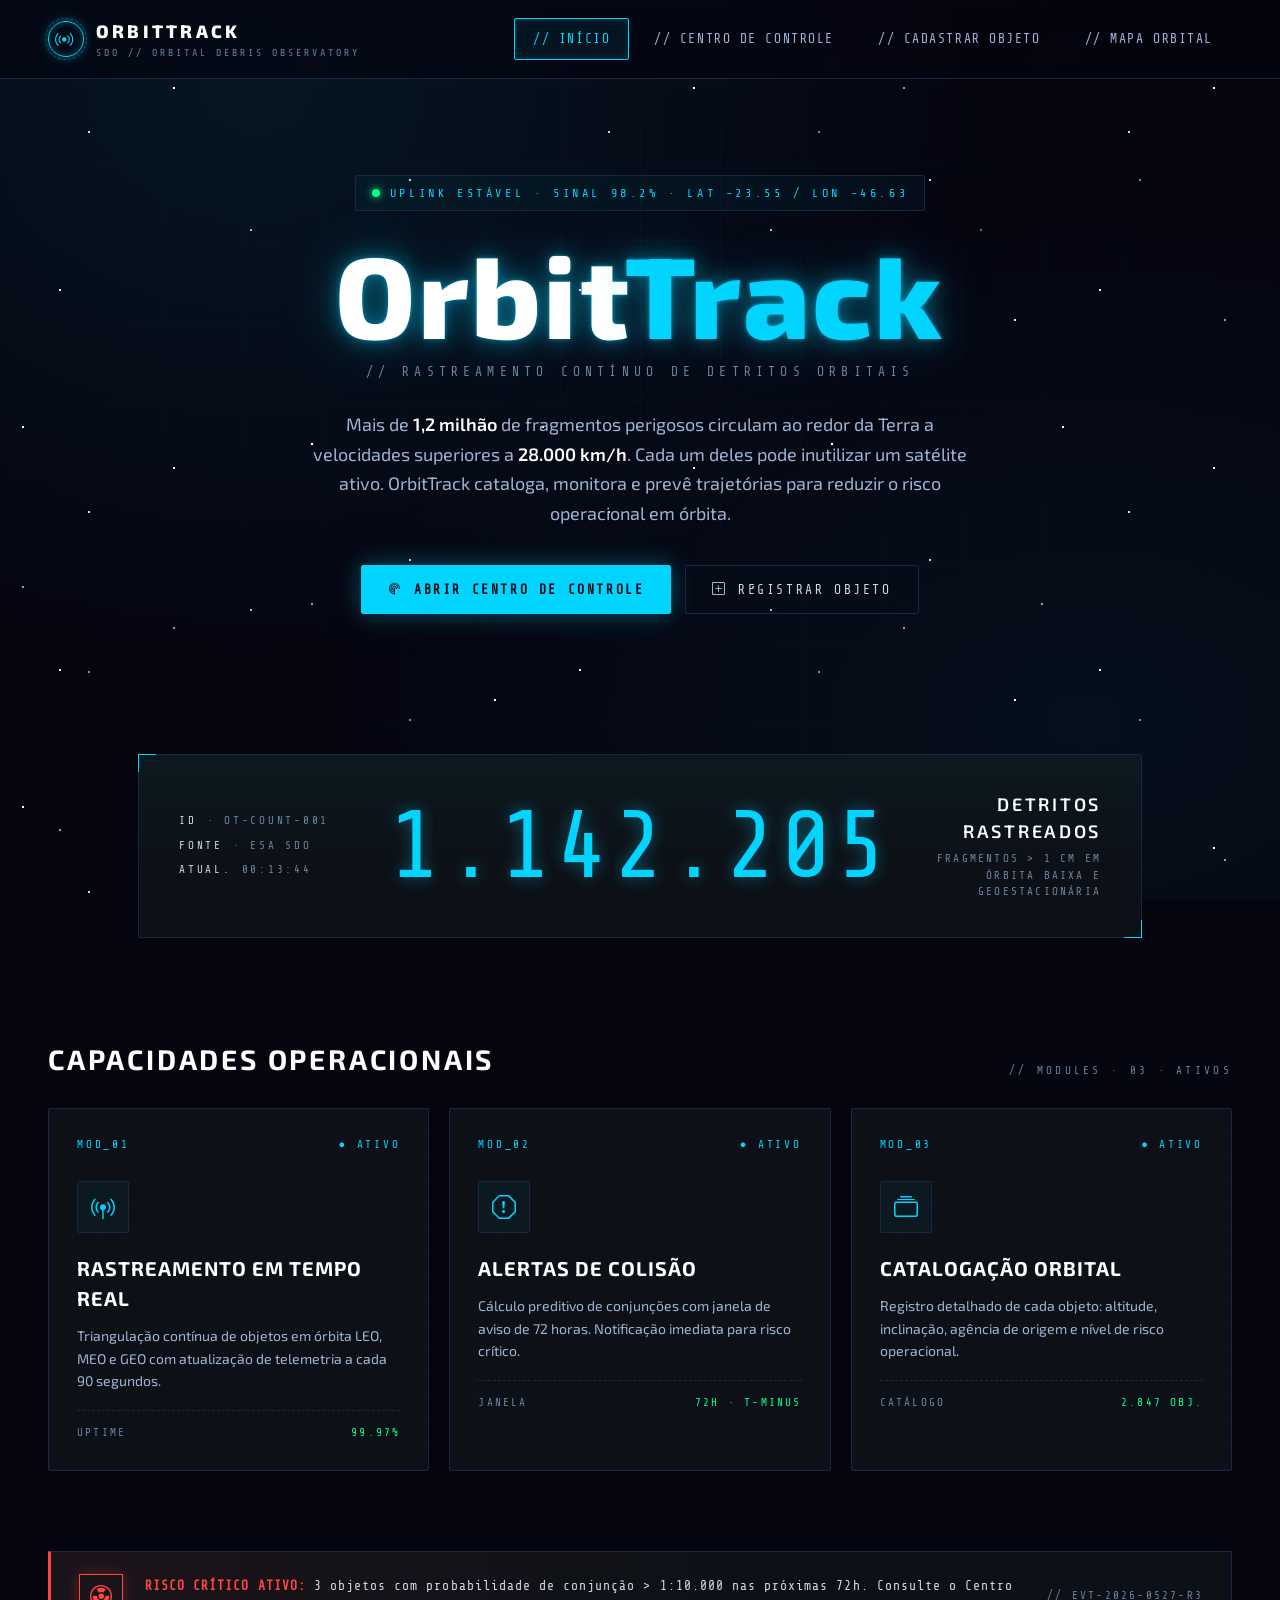
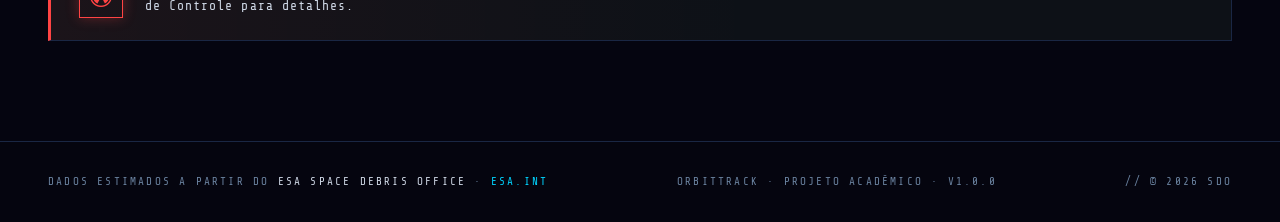
<file: index.html>
<!DOCTYPE html>
<html lang="pt-BR">
<head>
<meta charset="UTF-8" />
<meta name="viewport" content="width=device-width, initial-scale=1.0" />
<title>OrbitTrack — Rastreamento de Detritos Espaciais</title>
<link rel="preconnect" href="https://fonts.googleapis.com" />
<link rel="preconnect" href="https://fonts.gstatic.com" crossorigin />
<link href="https://fonts.googleapis.com/css2?family=Exo+2:wght@300;400;600;700;800&family=Share+Tech+Mono&display=swap" rel="stylesheet" />
<link rel="stylesheet" href="https://cdn.jsdelivr.net/npm/bootstrap-icons@1.11.3/font/bootstrap-icons.min.css" />
<style>
  /* =========================================================
     OrbitTrack — Landing
     Paleta:
       bg base   #050510
       cards     #0d1117
       bordas    #1a2744
       primary   #00d4ff (azul neon)
       alerta    #ff4444
       sucesso   #00ff88
     ========================================================= */
  *, *::before, *::after { box-sizing: border-box; }
  html, body { margin: 0; padding: 0; }
  body {
    font-family: 'Exo 2', system-ui, sans-serif;
    background: #050510;
    color: #cfd8e6;
    min-height: 100vh;
    overflow-x: hidden;
    line-height: 1.5;
  }

  /* ---------- Camada de estrelas ---------- */
  .starfield {
    position: fixed; inset: 0;
    z-index: 0; pointer-events: none;
    background:
      radial-gradient(ellipse at 20% 10%, rgba(0,212,255,0.08), transparent 50%),
      radial-gradient(ellipse at 85% 80%, rgba(0,212,255,0.05), transparent 50%),
      #050510;
  }
  .starfield::before,
  .starfield::after {
    content: "";
    position: absolute; inset: 0;
    background-repeat: repeat;
    background-image:
      radial-gradient(1px 1px at 23px 47px, #ffffff 100%, transparent),
      radial-gradient(1px 1px at 89px 132px, #cfd8e6 100%, transparent),
      radial-gradient(1.5px 1.5px at 174px 88px, #ffffff 100%, transparent),
      radial-gradient(1px 1px at 251px 230px, #9fb4d4 100%, transparent),
      radial-gradient(1px 1px at 312px 64px, #ffffff 100%, transparent),
      radial-gradient(1.5px 1.5px at 60px 290px, #ffffff 100%, transparent),
      radial-gradient(1px 1px at 410px 180px, #cfd8e6 100%, transparent),
      radial-gradient(1px 1px at 495px 320px, #ffffff 100%, transparent);
    background-size: 520px 380px;
    animation: twinkle 4s ease-in-out infinite;
  }
  .starfield::after {
    background-size: 730px 540px;
    opacity: 0.6;
    animation-delay: 1.6s;
    animation-duration: 6s;
    transform: translateY(0);
  }
  @keyframes twinkle {
    0%, 100% { opacity: 0.35; }
    50%      { opacity: 1; }
  }

  /* Grade muito sutil sobre o céu */
  .gridlines {
    position: fixed; inset: 0;
    z-index: 0; pointer-events: none;
    background-image:
      linear-gradient(rgba(26,39,68,0.18) 1px, transparent 1px),
      linear-gradient(90deg, rgba(26,39,68,0.18) 1px, transparent 1px);
    background-size: 80px 80px;
    mask-image: radial-gradient(ellipse at 50% 30%, #000 0%, transparent 75%);
  }

  /* ---------- Navbar ---------- */
  .nav {
    position: relative; z-index: 5;
    display: flex; align-items: center; justify-content: space-between;
    padding: 18px 48px;
    border-bottom: 1px solid #1a2744;
    background: rgba(5,5,16,0.65);
    backdrop-filter: blur(8px);
  }
  .logo {
    display: flex; align-items: center; gap: 12px;
    font-family: 'Exo 2', sans-serif;
    font-weight: 800; letter-spacing: 0.18em;
    text-transform: uppercase;
    font-size: 18px;
    color: #ffffff;
  }
  .logo .mark {
    width: 36px; height: 36px;
    border: 1px solid #00d4ff;
    border-radius: 50%;
    display: grid; place-items: center;
    color: #00d4ff;
    box-shadow: 0 0 12px rgba(0,212,255,0.4), inset 0 0 8px rgba(0,212,255,0.25);
    position: relative;
  }
  .logo .mark::after {
    content: "";
    position: absolute; inset: -4px;
    border: 1px dashed rgba(0,212,255,0.35);
    border-radius: 50%;
    animation: spin 18s linear infinite;
  }
  @keyframes spin { to { transform: rotate(360deg); } }
  .logo small {
    display: block;
    font-family: 'Share Tech Mono', monospace;
    font-size: 10px;
    letter-spacing: 0.3em;
    color: #6a829f;
    font-weight: 400;
  }
  .nav-links {
    display: flex; gap: 6px;
    font-family: 'Share Tech Mono', monospace;
    font-size: 13px;
    letter-spacing: 0.12em;
    text-transform: uppercase;
  }
  .nav-links a {
    color: #9fb4d4;
    text-decoration: none;
    padding: 10px 18px;
    border: 1px solid transparent;
    border-radius: 2px;
    transition: 160ms;
  }
  .nav-links a:hover {
    color: #00d4ff;
    border-color: #1a2744;
    background: rgba(0,212,255,0.04);
  }
  .nav-links a.active {
    color: #00d4ff;
    border-color: #00d4ff;
    background: rgba(0,212,255,0.06);
    box-shadow: inset 0 0 8px rgba(0,212,255,0.15);
  }

  /* ---------- Hero ---------- */
  .hero {
    position: relative; z-index: 2;
    padding: 96px 48px 60px;
    text-align: center;
    max-width: 1280px;
    margin: 0 auto;
  }
  .hero .uplink {
    display: inline-flex; align-items: center; gap: 10px;
    font-family: 'Share Tech Mono', monospace;
    font-size: 12px;
    letter-spacing: 0.3em;
    text-transform: uppercase;
    color: #00d4ff;
    border: 1px solid #1a2744;
    background: rgba(0,212,255,0.04);
    padding: 8px 16px;
    border-radius: 2px;
    margin-bottom: 28px;
  }
  .pulse {
    width: 8px; height: 8px; border-radius: 50%;
    background: #00ff88;
    box-shadow: 0 0 8px #00ff88;
    animation: pulse 1.4s ease-in-out infinite;
  }
  @keyframes pulse {
    0%, 100% { opacity: 1;   transform: scale(1); }
    50%      { opacity: 0.35; transform: scale(0.6); }
  }

  .hero h1 {
    font-family: 'Exo 2', sans-serif;
    font-size: clamp(48px, 9vw, 128px);
    font-weight: 800;
    letter-spacing: 0.02em;
    margin: 0;
    line-height: 0.95;
    color: #ffffff;
    text-shadow:
      0 0 4px rgba(0,212,255,0.5),
      0 0 22px rgba(0,212,255,0.45),
      0 0 60px rgba(0,212,255,0.25);
  }
  .hero h1 .accent {
    color: #00d4ff;
  }
  .hero .tagline {
    font-family: 'Share Tech Mono', monospace;
    font-size: 13px;
    color: #6a829f;
    letter-spacing: 0.4em;
    text-transform: uppercase;
    margin: 14px 0 28px;
  }
  .hero p.lead {
    max-width: 680px;
    margin: 0 auto;
    font-size: 18px;
    color: #9fb4d4;
    line-height: 1.65;
  }
  .hero p.lead strong { color: #ffffff; font-weight: 600; }

  .cta {
    margin-top: 36px;
    display: flex; gap: 14px; justify-content: center; flex-wrap: wrap;
  }
  .btn {
    font-family: 'Share Tech Mono', monospace;
    font-size: 13px;
    letter-spacing: 0.2em;
    text-transform: uppercase;
    padding: 14px 26px;
    border-radius: 2px;
    cursor: pointer;
    text-decoration: none;
    transition: 160ms;
    display: inline-flex; align-items: center; gap: 10px;
  }
  .btn-primary {
    background: #00d4ff;
    color: #050510;
    border: 1px solid #00d4ff;
    font-weight: 700;
    box-shadow: 0 0 24px rgba(0,212,255,0.35);
  }
  .btn-primary:hover {
    background: #5be4ff;
    box-shadow: 0 0 36px rgba(0,212,255,0.6);
  }
  .btn-ghost {
    background: transparent;
    color: #cfd8e6;
    border: 1px solid #1a2744;
  }
  .btn-ghost:hover {
    border-color: #00d4ff;
    color: #00d4ff;
  }

  /* ---------- Contador ---------- */
  .counter {
    position: relative; z-index: 2;
    max-width: 1100px;
    margin: 80px auto 0;
    padding: 0 48px;
  }
  .counter-frame {
    border: 1px solid #1a2744;
    background:
      linear-gradient(180deg, rgba(0,212,255,0.04), rgba(13,17,23,0.6) 60%),
      #0d1117;
    padding: 36px 40px;
    border-radius: 2px;
    position: relative;
    display: grid;
    grid-template-columns: 1fr auto 1fr;
    gap: 32px;
    align-items: center;
  }
  .counter-frame::before,
  .counter-frame::after {
    content: "";
    position: absolute;
    width: 18px; height: 18px;
    border: 1px solid #00d4ff;
  }
  .counter-frame::before { top: -1px; left: -1px; border-right: 0; border-bottom: 0; }
  .counter-frame::after  { bottom: -1px; right: -1px; border-left: 0; border-top: 0; }

  .counter-meta {
    font-family: 'Share Tech Mono', monospace;
    font-size: 11px;
    color: #6a829f;
    letter-spacing: 0.25em;
    text-transform: uppercase;
  }
  .counter-meta .row { display: flex; gap: 10px; align-items: center; margin-bottom: 8px; }
  .counter-meta .row:last-child { margin-bottom: 0; }
  .counter-meta b { color: #cfd8e6; font-weight: 400; }
  .counter-value {
    font-family: 'Share Tech Mono', monospace;
    font-size: clamp(48px, 8vw, 96px);
    font-weight: 400;
    color: #00d4ff;
    text-shadow: 0 0 16px rgba(0,212,255,0.4);
    text-align: center;
    line-height: 1;
    letter-spacing: 0.04em;
  }
  .counter-label {
    text-align: right;
  }
  .counter-label .big {
    font-family: 'Exo 2', sans-serif;
    font-size: 18px;
    color: #ffffff;
    font-weight: 600;
    text-transform: uppercase;
    letter-spacing: 0.15em;
  }
  .counter-label .small {
    font-family: 'Share Tech Mono', monospace;
    font-size: 11px;
    color: #6a829f;
    letter-spacing: 0.2em;
    text-transform: uppercase;
    margin-top: 6px;
  }

  /* ---------- Cards ---------- */
  .features {
    position: relative; z-index: 2;
    max-width: 1280px;
    margin: 100px auto 0;
    padding: 0 48px;
  }
  .section-header {
    display: flex; align-items: flex-end; justify-content: space-between;
    margin-bottom: 28px;
    gap: 20px; flex-wrap: wrap;
  }
  .section-header h2 {
    font-family: 'Exo 2', sans-serif;
    font-size: 28px;
    font-weight: 700;
    color: #ffffff;
    text-transform: uppercase;
    letter-spacing: 0.1em;
    margin: 0;
  }
  .section-header .tag {
    font-family: 'Share Tech Mono', monospace;
    font-size: 11px;
    letter-spacing: 0.3em;
    color: #6a829f;
    text-transform: uppercase;
  }
  .feature-grid {
    display: grid;
    grid-template-columns: repeat(3, 1fr);
    gap: 20px;
  }
  .card {
    background:
      linear-gradient(rgba(26,39,68,0.12) 1px, transparent 1px),
      linear-gradient(90deg, rgba(26,39,68,0.12) 1px, transparent 1px),
      #0d1117;
    background-size: 24px 24px, 24px 24px, auto;
    border: 1px solid #1a2744;
    padding: 28px;
    border-radius: 2px;
    position: relative;
    transition: 200ms;
  }
  .card:hover {
    border-color: #00d4ff;
    box-shadow:
      0 0 0 1px rgba(0,212,255,0.4),
      0 0 28px rgba(0,212,255,0.25);
    transform: translateY(-2px);
  }
  .card .index {
    font-family: 'Share Tech Mono', monospace;
    font-size: 11px;
    color: #00d4ff;
    letter-spacing: 0.25em;
    margin-bottom: 28px;
    display: flex; justify-content: space-between;
  }
  .card .icon {
    width: 52px; height: 52px;
    display: grid; place-items: center;
    border: 1px solid #1a2744;
    background: rgba(0,212,255,0.04);
    color: #00d4ff;
    font-size: 24px;
    border-radius: 2px;
    margin-bottom: 20px;
  }
  .card h3 {
    font-family: 'Exo 2', sans-serif;
    font-size: 20px;
    margin: 0 0 12px;
    color: #ffffff;
    text-transform: uppercase;
    letter-spacing: 0.05em;
  }
  .card p {
    font-size: 14px;
    color: #9fb4d4;
    margin: 0 0 18px;
    line-height: 1.6;
  }
  .card .stat {
    display: flex; justify-content: space-between;
    border-top: 1px dashed #1a2744;
    padding-top: 14px;
    font-family: 'Share Tech Mono', monospace;
    font-size: 11px;
    text-transform: uppercase;
    letter-spacing: 0.2em;
  }
  .card .stat span:first-child { color: #6a829f; }
  .card .stat span:last-child  { color: #00ff88; }

  /* ---------- Faixa de alerta ---------- */
  .alert-strip {
    position: relative; z-index: 2;
    max-width: 1280px;
    margin: 80px auto 0;
    padding: 0 48px;
  }
  .alert-strip .inner {
    border: 1px solid #1a2744;
    border-left: 3px solid #ff4444;
    background: linear-gradient(90deg, rgba(255,68,68,0.06), transparent 60%), #0d1117;
    padding: 22px 28px;
    display: grid;
    grid-template-columns: auto 1fr auto;
    gap: 22px;
    align-items: center;
  }
  .alert-strip .icon {
    width: 44px; height: 44px;
    color: #ff4444;
    font-size: 22px;
    border: 1px solid #ff4444;
    display: grid; place-items: center;
    box-shadow: 0 0 12px rgba(255,68,68,0.3);
  }
  .alert-strip .text {
    font-family: 'Share Tech Mono', monospace;
    font-size: 13px;
    color: #cfd8e6;
    letter-spacing: 0.08em;
  }
  .alert-strip .text b { color: #ff4444; }
  .alert-strip .code {
    font-family: 'Share Tech Mono', monospace;
    font-size: 11px;
    color: #6a829f;
    letter-spacing: 0.2em;
  }

  /* ---------- Footer ---------- */
  footer {
    position: relative; z-index: 2;
    margin-top: 100px;
    border-top: 1px solid #1a2744;
    padding: 32px 48px;
    display: flex; justify-content: space-between; gap: 20px;
    flex-wrap: wrap;
    font-family: 'Share Tech Mono', monospace;
    font-size: 11px;
    letter-spacing: 0.2em;
    text-transform: uppercase;
    color: #6a829f;
    background: rgba(5,5,16,0.6);
  }
  footer a { color: #00d4ff; text-decoration: none; }
  footer a:hover { text-decoration: underline; }
  footer .ref b { color: #cfd8e6; font-weight: 400; }

  /* ---------- Responsivo ---------- */
  @media (max-width: 900px) {
    .nav { padding: 14px 20px; }
    .hero { padding: 60px 20px 40px; }
    .counter, .features, .alert-strip { padding: 0 20px; }
    .counter-frame { grid-template-columns: 1fr; text-align: center; gap: 18px; padding: 24px; }
    .counter-label { text-align: center; }
    .feature-grid { grid-template-columns: 1fr; }
    .nav-links { display: none; }
    .alert-strip .inner { grid-template-columns: auto 1fr; }
    .alert-strip .code { display: none; }
    footer { padding: 24px 20px; flex-direction: column; }
    .section-header h2 { font-size: 22px; }
  }
</style>
</head>
<body>
<div class="starfield"></div>
<div class="gridlines"></div>

<!-- =================== NAV =================== -->
<nav class="nav" data-screen-label="landing-nav">
  <div class="logo">
    <div class="mark"><i class="bi bi-broadcast"></i></div>
    <div>
      OrbitTrack
      <small>SDO // ORBITAL DEBRIS OBSERVATORY</small>
    </div>
  </div>
  <div class="nav-links">
    <a href="index.html" class="active">// Início</a>
    <a href="dashboard.html">// Centro de Controle</a>
    <a href="cadastro.html">// Cadastrar Objeto</a>
    <a href="orbita.html">// Mapa Orbital</a>
  </div>
</nav>

<!-- =================== HERO =================== -->
<section class="hero" data-screen-label="hero">
  <div class="uplink">
    <span class="pulse"></span>
    UPLINK ESTÁVEL · SINAL 98.2% · LAT -23.55 / LON -46.63
  </div>
  <h1>Orbit<span class="accent">Track</span></h1>
  <div class="tagline">// Rastreamento contínuo de detritos orbitais</div>
  <p class="lead">
    Mais de <strong>1,2 milhão</strong> de fragmentos perigosos
    circulam ao redor da Terra a velocidades superiores a
    <strong>28.000 km/h</strong>. Cada um deles pode inutilizar
    um satélite ativo. OrbitTrack cataloga, monitora e prevê
    trajetórias para reduzir o risco operacional em órbita.
  </p>
  <div class="cta">
    <a href="dashboard.html" class="btn btn-primary">
      <i class="bi bi-radar"></i> Abrir Centro de Controle
    </a>
    <a href="cadastro.html" class="btn btn-ghost">
      <i class="bi bi-plus-square"></i> Registrar Objeto
    </a>
  </div>
</section>

<!-- =================== CONTADOR =================== -->
<section class="counter" data-screen-label="counter">
  <div class="counter-frame">
    <div class="counter-meta">
      <div class="row"><b>ID</b> · OT-COUNT-001</div>
      <div class="row"><b>FONTE</b> · ESA SDO</div>
      <div class="row"><b>ATUAL.</b> <span id="updatedAt">--:--:--</span></div>
    </div>
    <div class="counter-value" id="counterValue">0</div>
    <div class="counter-label">
      <div class="big">Detritos Rastreados</div>
      <div class="small">Fragmentos > 1 cm em órbita baixa e geoestacionária</div>
    </div>
  </div>
</section>

<!-- =================== FEATURES =================== -->
<section class="features" data-screen-label="features">
  <div class="section-header">
    <h2>Capacidades operacionais</h2>
    <div class="tag">// MODULES · 03 · ATIVOS</div>
  </div>
  <div class="feature-grid">

    <article class="card">
      <div class="index"><span>MOD_01</span><span>● ATIVO</span></div>
      <div class="icon"><i class="bi bi-broadcast-pin"></i></div>
      <h3>Rastreamento em tempo real</h3>
      <p>
        Triangulação contínua de objetos em órbita LEO, MEO e GEO
        com atualização de telemetria a cada 90 segundos.
      </p>
      <div class="stat"><span>UPTIME</span><span>99.97%</span></div>
    </article>

    <article class="card">
      <div class="index"><span>MOD_02</span><span>● ATIVO</span></div>
      <div class="icon"><i class="bi bi-exclamation-octagon"></i></div>
      <h3>Alertas de colisão</h3>
      <p>
        Cálculo preditivo de conjunções com janela de aviso de
        72 horas. Notificação imediata para risco crítico.
      </p>
      <div class="stat"><span>JANELA</span><span>72H · T-MINUS</span></div>
    </article>

    <article class="card">
      <div class="index"><span>MOD_03</span><span>● ATIVO</span></div>
      <div class="icon"><i class="bi bi-collection"></i></div>
      <h3>Catalogação orbital</h3>
      <p>
        Registro detalhado de cada objeto: altitude, inclinação,
        agência de origem e nível de risco operacional.
      </p>
      <div class="stat"><span>CATÁLOGO</span><span>2.847 OBJ.</span></div>
    </article>

  </div>
</section>

<!-- =================== ALERTA =================== -->
<section class="alert-strip">
  <div class="inner">
    <div class="icon"><i class="bi bi-radioactive"></i></div>
    <div class="text">
      <b>RISCO CRÍTICO ATIVO:</b> 3 objetos com probabilidade de
      conjunção > 1:10.000 nas próximas 72h. Consulte o Centro
      de Controle para detalhes.
    </div>
    <div class="code">// EVT-2026-0527-R3</div>
  </div>
</section>

<!-- =================== FOOTER =================== -->
<footer>
  <div class="ref">
    Dados estimados a partir do <b>ESA Space Debris Office</b> ·
    <a href="https://www.esa.int/Space_Safety/Space_Debris" target="_blank" rel="noopener">esa.int</a>
  </div>
  <div>OrbitTrack · Projeto Acadêmico · v1.0.0</div>
  <div>// © 2026 SDO</div>
</footer>

<script>
  /* =========================================================
     CONTADOR ANIMADO
     Anima de 0 até o valor alvo (1.200.000) usando
     requestAnimationFrame, com easing "easeOutCubic" para
     desacelerar suavemente no fim. Formato pt-BR.
     ========================================================= */
  (function initCounter() {
    const target = 1200000;
    const duration = 2400; // ms
    const el = document.getElementById('counterValue');
    const fmt = new Intl.NumberFormat('pt-BR');
    const start = performance.now();

    function easeOutCubic(t) { return 1 - Math.pow(1 - t, 3); }

    function frame(now) {
      const p = Math.min(1, (now - start) / duration);
      const value = Math.floor(target * easeOutCubic(p));
      el.textContent = fmt.format(value) + (p === 1 ? '+' : '');
      if (p < 1) requestAnimationFrame(frame);
    }
    // Pequeno atraso para dar a sensação de "iniciando uplink"
    setTimeout(() => requestAnimationFrame(frame), 350);
  })();

  /* =========================================================
     RELÓGIO DE TELEMETRIA
     Atualiza o campo "ATUAL." com a hora corrente em formato
     HH:MM:SS UTC-3, simulando uma marca temporal de console.
     ========================================================= */
  (function initClock() {
    const el = document.getElementById('updatedAt');
    function tick() {
      const d = new Date();
      const hh = String(d.getHours()).padStart(2, '0');
      const mm = String(d.getMinutes()).padStart(2, '0');
      const ss = String(d.getSeconds()).padStart(2, '0');
      el.textContent = `${hh}:${mm}:${ss}`;
    }
    tick();
    setInterval(tick, 1000);
  })();
</script>
</body>
</html>
</file>
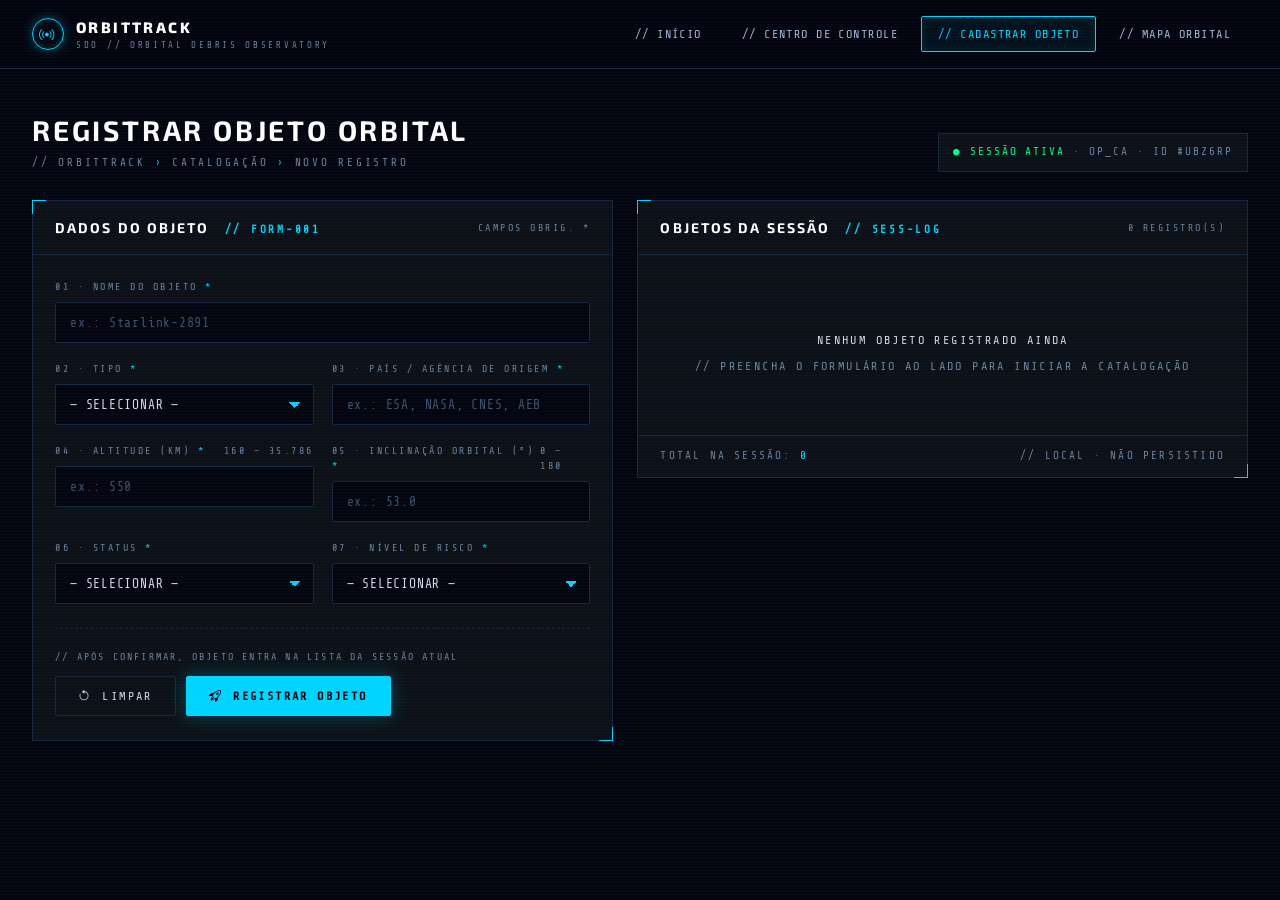
<file: cadastro.html>
<!DOCTYPE html>
<html lang="pt-BR">
<head>
<meta charset="UTF-8" />
<meta name="viewport" content="width=device-width, initial-scale=1.0" />
<title>OrbitTrack — Cadastrar Objeto Orbital</title>
<link rel="preconnect" href="https://fonts.googleapis.com" />
<link rel="preconnect" href="https://fonts.gstatic.com" crossorigin />
<link href="https://fonts.googleapis.com/css2?family=Exo+2:wght@300;400;600;700;800&family=Share+Tech+Mono&display=swap" rel="stylesheet" />
<link rel="stylesheet" href="https://cdn.jsdelivr.net/npm/bootstrap-icons@1.11.3/font/bootstrap-icons.min.css" />
<style>
  *, *::before, *::after { box-sizing: border-box; }
  html, body { margin: 0; padding: 0; }
  body {
    font-family: 'Exo 2', system-ui, sans-serif;
    background: #050510;
    color: #cfd8e6;
    min-height: 100vh;
    line-height: 1.5;
    overflow-x: hidden;
  }

  /* Scan line muito sutil */
  body::before {
    content: "";
    position: fixed; inset: 0;
    pointer-events: none; z-index: 100;
    background: repeating-linear-gradient(
      to bottom,
      rgba(0,212,255,0.022) 0,
      rgba(0,212,255,0.022) 1px,
      transparent 1px,
      transparent 3px
    );
    mix-blend-mode: screen;
  }

  /* ===== NAVBAR ===== */
  .nav {
    position: sticky; top: 0; z-index: 50;
    display: flex; align-items: center; justify-content: space-between;
    padding: 16px 32px;
    border-bottom: 1px solid #1a2744;
    background: rgba(5,5,16,0.92);
    backdrop-filter: blur(8px);
  }
  .logo {
    display: flex; align-items: center; gap: 12px;
    font-family: 'Exo 2', sans-serif;
    font-weight: 800; letter-spacing: 0.16em;
    text-transform: uppercase;
    font-size: 15px; color: #fff;
  }
  .logo .mark {
    width: 32px; height: 32px;
    border: 1px solid #00d4ff;
    border-radius: 50%;
    display: grid; place-items: center;
    color: #00d4ff;
    box-shadow: 0 0 12px rgba(0,212,255,0.35), inset 0 0 6px rgba(0,212,255,0.25);
  }
  .logo small {
    display: block;
    font-family: 'Share Tech Mono', monospace;
    font-size: 9px; letter-spacing: 0.3em;
    color: #6a829f; font-weight: 400;
  }
  .nav-links {
    display: flex; gap: 6px;
    font-family: 'Share Tech Mono', monospace;
    font-size: 12px;
    letter-spacing: 0.12em;
    text-transform: uppercase;
  }
  .nav-links a {
    color: #9fb4d4; text-decoration: none;
    padding: 8px 16px; border: 1px solid transparent;
    border-radius: 2px; transition: 140ms;
  }
  .nav-links a:hover { color: #00d4ff; border-color: #1a2744; background: rgba(0,212,255,0.04); }
  .nav-links a.active {
    color: #00d4ff; border-color: #00d4ff;
    background: rgba(0,212,255,0.06);
    box-shadow: inset 0 0 8px rgba(0,212,255,0.15);
  }

  /* ===== PAGE ===== */
  .page {
    max-width: 1280px;
    margin: 0 auto;
    padding: 40px 32px 80px;
  }
  .page-head {
    display: flex; justify-content: space-between; align-items: flex-end;
    flex-wrap: wrap; gap: 18px;
    margin-bottom: 28px;
  }
  .page-head h1 {
    font-family: 'Exo 2', sans-serif;
    font-size: 28px; font-weight: 700; color: #fff;
    margin: 0; text-transform: uppercase; letter-spacing: 0.1em;
  }
  .page-head .crumbs {
    font-family: 'Share Tech Mono', monospace;
    font-size: 11px; color: #6a829f;
    letter-spacing: 0.25em; text-transform: uppercase;
    margin-top: 4px;
  }
  .page-head .crumbs span { color: #00d4ff; }
  .session-card {
    font-family: 'Share Tech Mono', monospace;
    font-size: 11px;
    color: #6a829f;
    letter-spacing: 0.18em;
    text-transform: uppercase;
    border: 1px solid #1a2744;
    background: #0d1117;
    padding: 10px 14px;
  }
  .session-card b { color: #00ff88; font-weight: 400; }

  /* ===== LAYOUT ===== */
  .grid {
    display: grid;
    grid-template-columns: minmax(0, 1fr) minmax(0, 1.05fr);
    gap: 24px;
    align-items: start;
  }

  /* ===== PANEL ===== */
  .panel {
    border: 1px solid #1a2744;
    background: #0d1117;
    position: relative;
  }
  .panel::before, .panel::after {
    content: ""; position: absolute; width: 14px; height: 14px;
    border: 1px solid #00d4ff;
  }
  .panel::before { top: -1px; left: -1px; border-right: 0; border-bottom: 0; }
  .panel::after  { bottom: -1px; right: -1px; border-left: 0; border-top: 0; }

  .panel-head {
    padding: 16px 22px;
    border-bottom: 1px solid #1a2744;
    display: flex; justify-content: space-between; align-items: center;
    gap: 12px; flex-wrap: wrap;
  }
  .panel-head h2 {
    font-family: 'Exo 2', sans-serif;
    font-size: 14px; text-transform: uppercase;
    letter-spacing: 0.15em; margin: 0; color: #fff;
  }
  .panel-head h2 span {
    font-family: 'Share Tech Mono', monospace;
    font-size: 11px; color: #00d4ff;
    margin-left: 10px; letter-spacing: 0.25em;
  }
  .panel-head .meta {
    font-family: 'Share Tech Mono', monospace;
    font-size: 10px; color: #6a829f;
    letter-spacing: 0.25em; text-transform: uppercase;
  }
  .panel-body { padding: 24px 22px; }

  /* ===== FORM ===== */
  form {
    display: grid;
    grid-template-columns: 1fr 1fr;
    gap: 18px 18px;
  }
  .field { display: flex; flex-direction: column; gap: 8px; }
  .field.full { grid-column: 1 / -1; }

  label {
    font-family: 'Share Tech Mono', monospace;
    font-size: 10px;
    letter-spacing: 0.25em;
    text-transform: uppercase;
    color: #6a829f;
    display: flex; justify-content: space-between; align-items: center;
  }
  label .req { color: #00d4ff; }
  label .hint { color: #6a829f; }

  .ctrl {
    font-family: 'Share Tech Mono', monospace;
    font-size: 13px;
    background: #050510;
    color: #cfd8e6;
    border: 1px solid #1a2744;
    padding: 12px 14px;
    border-radius: 2px;
    letter-spacing: 0.06em;
    outline: none;
    transition: 140ms;
    width: 100%;
  }
  .ctrl::placeholder { color: #3d5170; }
  .ctrl:focus {
    border-color: #00d4ff;
    box-shadow: 0 0 0 1px rgba(0,212,255,0.45), 0 0 14px rgba(0,212,255,0.15);
    background: #07071a;
  }
  select.ctrl {
    appearance: none;
    background-image: linear-gradient(45deg, transparent 50%, #00d4ff 50%),
                      linear-gradient(135deg, #00d4ff 50%, transparent 50%);
    background-position: calc(100% - 18px) center, calc(100% - 12px) center;
    background-size: 6px 6px, 6px 6px;
    background-repeat: no-repeat;
    padding-right: 36px;
    text-transform: uppercase;
  }
  textarea.ctrl { resize: vertical; min-height: 80px; font-family: 'Share Tech Mono', monospace; }

  .field.error .ctrl {
    border-color: #ff4444;
    box-shadow: 0 0 0 1px rgba(255,68,68,0.4);
  }
  .err-msg {
    font-family: 'Share Tech Mono', monospace;
    font-size: 10px;
    letter-spacing: 0.2em;
    color: #ff4444;
    text-transform: uppercase;
    min-height: 12px;
    display: none;
  }
  .field.error .err-msg { display: block; }

  /* ===== ACTIONS ===== */
  .actions {
    grid-column: 1 / -1;
    display: flex; justify-content: space-between; align-items: center;
    gap: 12px; flex-wrap: wrap;
    border-top: 1px dashed #1a2744;
    padding-top: 20px; margin-top: 6px;
  }
  .actions .info {
    font-family: 'Share Tech Mono', monospace;
    font-size: 10px;
    color: #6a829f;
    letter-spacing: 0.22em;
    text-transform: uppercase;
  }
  .btn {
    font-family: 'Share Tech Mono', monospace;
    font-size: 12px;
    letter-spacing: 0.2em;
    text-transform: uppercase;
    padding: 12px 22px;
    border-radius: 2px;
    cursor: pointer;
    border: 1px solid;
    display: inline-flex; align-items: center; gap: 10px;
    transition: 140ms;
  }
  .btn.ghost  { background: transparent; color: #cfd8e6; border-color: #1a2744; }
  .btn.ghost:hover { border-color: #ff4444; color: #ff4444; }
  .btn.primary {
    background: #00d4ff; color: #050510; border-color: #00d4ff; font-weight: 700;
    box-shadow: 0 0 18px rgba(0,212,255,0.3);
  }
  .btn.primary:hover { background: #5be4ff; box-shadow: 0 0 28px rgba(0,212,255,0.5); }

  /* ===== TOAST ===== */
  .toast {
    position: fixed; right: 24px; bottom: 24px;
    background: #0d1117;
    border: 1px solid #00ff88;
    border-left: 4px solid #00ff88;
    padding: 14px 18px;
    font-family: 'Share Tech Mono', monospace;
    font-size: 12px;
    color: #cfd8e6;
    letter-spacing: 0.1em;
    text-transform: uppercase;
    box-shadow: 0 0 24px rgba(0,255,136,0.25);
    z-index: 200;
    transform: translateY(20px);
    opacity: 0;
    pointer-events: none;
    transition: 220ms;
    max-width: 340px;
  }
  .toast.show { transform: translateY(0); opacity: 1; }
  .toast b { color: #00ff88; font-weight: 400; }

  /* ===== REGISTROS / LISTA ===== */
  .list-body { padding: 0; }

  .record {
    display: grid;
    grid-template-columns: auto 1fr auto;
    align-items: center;
    gap: 16px;
    padding: 14px 22px;
    border-bottom: 1px solid rgba(26,39,68,0.6);
    transition: 120ms;
  }
  .record:last-child { border-bottom: 0; }
  .record:hover { background: rgba(0,212,255,0.04); }
  .record .badge {
    width: 44px; height: 44px;
    display: grid; place-items: center;
    border: 1px solid #1a2744;
    background: rgba(0,212,255,0.04);
    color: #00d4ff;
    font-size: 18px;
    border-radius: 2px;
  }
  .record.satelite .badge { color: #00d4ff; }
  .record.detrito  .badge { color: #ff9c4a; border-color: rgba(255,156,74,0.4); background: rgba(255,156,74,0.05); }
  .record.foguete  .badge { color: #ffd34a; border-color: rgba(255,211,74,0.4); background: rgba(255,211,74,0.05); }

  .record .info { min-width: 0; }
  .record .info .id {
    font-family: 'Share Tech Mono', monospace;
    font-size: 11px; color: #00d4ff;
    letter-spacing: 0.25em; text-transform: uppercase;
  }
  .record .info .name {
    font-family: 'Exo 2', sans-serif;
    color: #fff; font-size: 15px;
    font-weight: 600;
    letter-spacing: 0.04em;
    margin-top: 2px;
    white-space: nowrap; text-overflow: ellipsis; overflow: hidden;
  }
  .record .info .meta {
    font-family: 'Share Tech Mono', monospace;
    font-size: 11px; color: #6a829f;
    letter-spacing: 0.15em; margin-top: 4px;
    text-transform: uppercase;
    display: flex; gap: 14px; flex-wrap: wrap;
  }
  .record .info .meta b { color: #cfd8e6; font-weight: 400; }
  .record .tags { display: flex; flex-direction: column; gap: 6px; align-items: flex-end; }

  .tag {
    display: inline-flex; align-items: center; gap: 6px;
    font-family: 'Share Tech Mono', monospace;
    font-size: 10px;
    letter-spacing: 0.2em;
    text-transform: uppercase;
    padding: 4px 8px;
    border-radius: 2px;
    border: 1px solid;
  }
  .tag::before {
    content: ""; width: 6px; height: 6px; border-radius: 50%;
    background: currentColor; box-shadow: 0 0 6px currentColor;
  }
  .tag.ativo       { color: #00ff88; border-color: rgba(0,255,136,0.4); background: rgba(0,255,136,0.06); }
  .tag.inativo     { color: #6a829f; border-color: rgba(106,130,159,0.4); background: rgba(106,130,159,0.06); }
  .tag.desconhecido { color: #9fb4d4; border-color: rgba(159,180,212,0.4); background: rgba(159,180,212,0.05); }

  .risk {
    font-family: 'Share Tech Mono', monospace;
    font-size: 10px; letter-spacing: 0.2em;
    text-transform: uppercase;
    display: inline-flex; align-items: center; gap: 6px;
  }
  .risk .dot {
    width: 7px; height: 7px; border-radius: 50%;
    background: currentColor; box-shadow: 0 0 8px currentColor;
  }
  .risk.baixo   { color: #00ff88; }
  .risk.medio   { color: #ffd34a; }
  .risk.alto    { color: #ff9c4a; }
  .risk.critico { color: #ff4444; }

  .empty {
    padding: 60px 24px;
    text-align: center;
    font-family: 'Share Tech Mono', monospace;
    font-size: 12px;
    color: #6a829f;
    letter-spacing: 0.2em;
    text-transform: uppercase;
  }
  .empty i {
    display: block;
    font-size: 36px; color: #1a2744;
    margin-bottom: 16px;
  }
  .empty span { color: #cfd8e6; }

  .list-foot {
    padding: 12px 22px;
    border-top: 1px solid #1a2744;
    display: flex; justify-content: space-between; gap: 10px; flex-wrap: wrap;
    font-family: 'Share Tech Mono', monospace;
    font-size: 11px; color: #6a829f;
    letter-spacing: 0.2em; text-transform: uppercase;
  }
  .list-foot b { color: #00d4ff; font-weight: 400; }

  /* Responsivo */
  @media (max-width: 1000px) {
    .grid { grid-template-columns: 1fr; }
  }
  @media (max-width: 640px) {
    .nav { padding: 12px 16px; }
    .nav-links a { padding: 6px 10px; }
    .page { padding: 24px 16px 60px; }
    form { grid-template-columns: 1fr; }
    .record { grid-template-columns: auto 1fr; }
    .record .tags { grid-column: 1 / -1; flex-direction: row; }
    .page-head h1 { font-size: 22px; }
  }
</style>
</head>
<body>

<!-- ===================== NAV ===================== -->
<nav class="nav" data-screen-label="cadastro-nav">
  <div class="logo">
    <div class="mark"><i class="bi bi-broadcast"></i></div>
    <div>OrbitTrack<small>SDO // ORBITAL DEBRIS OBSERVATORY</small></div>
  </div>
  <div class="nav-links">
    <a href="index.html">// Início</a>
    <a href="dashboard.html">// Centro de Controle</a>
    <a href="cadastro.html" class="active">// Cadastrar Objeto</a>
    <a href="orbita.html">// Mapa Orbital</a>
  </div>
</nav>

<div class="page">
  <div class="page-head">
    <div>
      <h1>Registrar Objeto Orbital</h1>
      <div class="crumbs">// OrbitTrack <span>›</span> Catalogação <span>›</span> Novo registro</div>
    </div>
    <div class="session-card">
      <b>● SESSÃO ATIVA</b> · OP_CA · ID <span id="sessionId">--</span>
    </div>
  </div>

  <div class="grid">

    <!-- ===================== FORM ===================== -->
    <section class="panel" data-screen-label="cadastro-form">
      <div class="panel-head">
        <h2>Dados do objeto <span>// FORM-001</span></h2>
        <div class="meta">CAMPOS OBRIG. *</div>
      </div>
      <div class="panel-body">
        <form id="form" action="javascript:void(0);" novalidate>

          <div class="field full">
            <label for="f-nome">
              <span>01 · Nome do objeto <span class="req">*</span></span>
            </label>
            <input class="ctrl" id="f-nome" type="text" placeholder="ex.: Starlink-2891" />
            <div class="err-msg" data-for="f-nome">// Campo obrigatório</div>
          </div>

          <div class="field">
            <label for="f-tipo">
              <span>02 · Tipo <span class="req">*</span></span>
            </label>
            <select class="ctrl" id="f-tipo">
              <option value="">— Selecionar —</option>
              <option>Satélite</option>
              <option>Detrito</option>
              <option>Foguete</option>
            </select>
            <div class="err-msg" data-for="f-tipo">// Selecione um tipo</div>
          </div>

          <div class="field">
            <label for="f-pais">
              <span>03 · País / Agência de origem <span class="req">*</span></span>
            </label>
            <input class="ctrl" id="f-pais" type="text" placeholder="ex.: ESA, NASA, CNES, AEB" />
            <div class="err-msg" data-for="f-pais">// Campo obrigatório</div>
          </div>

          <div class="field">
            <label for="f-altitude">
              <span>04 · Altitude (km) <span class="req">*</span></span>
              <span class="hint">160 – 35.786</span>
            </label>
            <input class="ctrl" id="f-altitude" type="number" step="1" placeholder="ex.: 550" />
            <div class="err-msg" data-for="f-altitude">// Altitude deve estar entre 160 e 35.786 km</div>
          </div>

          <div class="field">
            <label for="f-inclinacao">
              <span>05 · Inclinação orbital (°) <span class="req">*</span></span>
              <span class="hint">0 – 180</span>
            </label>
            <input class="ctrl" id="f-inclinacao" type="number" step="0.1" placeholder="ex.: 53.0" />
            <div class="err-msg" data-for="f-inclinacao">// Inclinação deve estar entre 0° e 180°</div>
          </div>

          <div class="field">
            <label for="f-status">
              <span>06 · Status <span class="req">*</span></span>
            </label>
            <select class="ctrl" id="f-status">
              <option value="">— Selecionar —</option>
              <option>Ativo</option>
              <option>Inativo</option>
              <option>Desconhecido</option>
            </select>
            <div class="err-msg" data-for="f-status">// Selecione um status</div>
          </div>

          <div class="field">
            <label for="f-risco">
              <span>07 · Nível de risco <span class="req">*</span></span>
            </label>
            <select class="ctrl" id="f-risco">
              <option value="">— Selecionar —</option>
              <option>Baixo</option>
              <option>Médio</option>
              <option>Alto</option>
              <option>Crítico</option>
            </select>
            <div class="err-msg" data-for="f-risco">// Selecione o nível de risco</div>
          </div>

          <div class="actions">
            <div class="info">// Após confirmar, objeto entra na lista da sessão atual</div>
            <div style="display:flex; gap:10px;">
              <button type="reset" class="btn ghost" id="btnReset">
                <i class="bi bi-arrow-counterclockwise"></i> Limpar
              </button>
              <button type="submit" class="btn primary">
                <i class="bi bi-rocket-takeoff"></i> Registrar Objeto
              </button>
            </div>
          </div>
        </form>
      </div>
    </section>

    <!-- ===================== LISTA ===================== -->
    <section class="panel" data-screen-label="cadastro-list">
      <div class="panel-head">
        <h2>Objetos da sessão <span>// SESS-LOG</span></h2>
        <div class="meta"><span id="count">0</span> REGISTRO(S)</div>
      </div>
      <div class="list-body" id="list">
        <div class="empty" id="emptyState">
          <i class="bi bi-satellite"></i>
          <span>Nenhum objeto registrado ainda</span>
          <div style="margin-top:8px;">// Preencha o formulário ao lado para iniciar a catalogação</div>
        </div>
      </div>
      <div class="list-foot">
        <div>Total na sessão: <b id="countFoot">0</b></div>
        <div>// LOCAL · NÃO PERSISTIDO</div>
      </div>
    </section>

  </div>
</div>

<!-- TOAST -->
<div class="toast" id="toast">
  <b>● OBJETO REGISTRADO</b> · <span id="toastText"></span>
</div>

<script>
/* =========================================================
   CADASTRO DE OBJETOS ORBITAIS
   - Mantém um array `registros` em memória (sessão atual).
   - Valida campos obrigatórios e a faixa de altitude
     (160 km LEO → 35.786 km GEO).
   - Após validar, gera um ID sequencial baseado no tipo
     (SAT- / DEB- / ROC-) e adiciona ao array.
   - Re-renderiza a lista a cada inclusão.
   - Botão Limpar reseta o formulário e remove estados de erro.
   ========================================================= */

const registros = []; // array da sessão atual

// Contadores por tipo (para IDs sequenciais)
const seq = { 'Satélite': 0, 'Detrito': 0, 'Foguete': 0 };

const PREFIX = { 'Satélite': 'SAT', 'Detrito': 'DEB', 'Foguete': 'ROC' };
const ICON   = { 'Satélite': 'bi-broadcast-pin', 'Detrito': 'bi-asterisk', 'Foguete': 'bi-rocket-takeoff' };
const KLASS  = { 'Satélite': 'satelite',         'Detrito': 'detrito',     'Foguete': 'foguete' };

const form = document.getElementById('form');
const list = document.getElementById('list');
const emptyState = document.getElementById('emptyState');
const count = document.getElementById('count');
const countFoot = document.getElementById('countFoot');
const toast = document.getElementById('toast');
const toastText = document.getElementById('toastText');

// ID da sessão (apenas estético)
document.getElementById('sessionId').textContent =
  '#' + Math.random().toString(36).substring(2, 8).toUpperCase();

const fields = ['f-nome','f-tipo','f-pais','f-altitude','f-inclinacao','f-status','f-risco'];

function setError(id, on) {
  const el = document.getElementById(id);
  el.parentElement.classList.toggle('error', !!on);
}
function clearAllErrors() {
  fields.forEach(id => setError(id, false));
}

/* =========================================================
   VALIDAÇÃO
   Retorna objeto com erros ({campo: true}) ou null se ok.
   Regras:
     - Todos os campos obrigatórios.
     - Altitude: número entre 160 e 35.786 (LEO–GEO).
     - Inclinação: número entre 0 e 180.
   ========================================================= */
function validate(data) {
  const errors = {};

  if (!data.nome)        errors['f-nome'] = true;
  if (!data.tipo)        errors['f-tipo'] = true;
  if (!data.pais)        errors['f-pais'] = true;
  if (!data.status)      errors['f-status'] = true;
  if (!data.risco)       errors['f-risco'] = true;

  const alt = Number(data.altitude);
  if (!Number.isFinite(alt) || alt < 160 || alt > 35786) errors['f-altitude'] = true;

  const inc = Number(data.inclinacao);
  if (!Number.isFinite(inc) || inc < 0 || inc > 180)    errors['f-inclinacao'] = true;

  return Object.keys(errors).length ? errors : null;
}

/* =========================================================
   RENDERIZAÇÃO DA LISTA
   ========================================================= */
const nf = new Intl.NumberFormat('pt-BR');

function statusClass(s) {
  return ({ 'Ativo':'ativo', 'Inativo':'inativo', 'Desconhecido':'desconhecido' })[s] || 'inativo';
}
function riskClass(r) {
  return ({ 'Baixo':'baixo', 'Médio':'medio', 'Alto':'alto', 'Crítico':'critico' })[r] || 'baixo';
}

function render() {
  count.textContent = registros.length;
  countFoot.textContent = registros.length;

  if (!registros.length) {
    list.innerHTML = '';
    list.appendChild(emptyState);
    return;
  }

  list.innerHTML = registros.slice().reverse().map(o => `
    <div class="record ${KLASS[o.tipo] || ''}">
      <div class="badge"><i class="bi ${ICON[o.tipo] || 'bi-question'}"></i></div>
      <div class="info">
        <div class="id">${o.id} · ${o.tipo}</div>
        <div class="name">${escapeHtml(o.nome)}</div>
        <div class="meta">
          <span>ALT <b>${nf.format(o.altitude)} km</b></span>
          <span>INC <b>${o.inclinacao}°</b></span>
          <span>ORIG <b>${escapeHtml(o.pais)}</b></span>
        </div>
      </div>
      <div class="tags">
        <span class="tag ${statusClass(o.status)}">${o.status}</span>
        <span class="risk ${riskClass(o.risco)}"><span class="dot"></span>${o.risco}</span>
      </div>
    </div>
  `).join('');
}

function escapeHtml(str) {
  return String(str).replace(/[&<>"']/g, c => ({
    '&':'&amp;','<':'&lt;','>':'&gt;','"':'&quot;',"'":'&#39;'
  }[c]));
}

/* =========================================================
   TOAST
   ========================================================= */
let toastTimer;
function showToast(text) {
  toastText.textContent = text;
  toast.classList.add('show');
  clearTimeout(toastTimer);
  toastTimer = setTimeout(() => toast.classList.remove('show'), 3000);
}

/* =========================================================
   SUBMIT
   ========================================================= */
form.addEventListener('submit', e => {
  e.preventDefault();

  const data = {
    nome:       document.getElementById('f-nome').value.trim(),
    tipo:       document.getElementById('f-tipo').value,
    pais:       document.getElementById('f-pais').value.trim(),
    altitude:   document.getElementById('f-altitude').value,
    inclinacao: document.getElementById('f-inclinacao').value,
    status:     document.getElementById('f-status').value,
    risco:      document.getElementById('f-risco').value
  };

  clearAllErrors();
  const errors = validate(data);
  if (errors) {
    Object.keys(errors).forEach(id => setError(id, true));
    // Foca primeiro campo com erro
    const firstId = Object.keys(errors)[0];
    document.getElementById(firstId).focus();
    return;
  }

  // Gera ID sequencial por tipo: SAT-001, DEB-001, ROC-001...
  seq[data.tipo] = (seq[data.tipo] || 0) + 1;
  const prefix = PREFIX[data.tipo] || 'OBJ';
  const id = `${prefix}-${String(seq[data.tipo]).padStart(3, '0')}`;

  registros.push({
    id,
    nome:       data.nome,
    tipo:       data.tipo,
    pais:       data.pais,
    altitude:   Number(data.altitude),
    inclinacao: Number(data.inclinacao),
    status:     data.status,
    risco:      data.risco
  });

  render();
  showToast(`${id} · ${data.nome}`);
  form.reset();
  clearAllErrors();
  document.getElementById('f-nome').focus();
});

/* =========================================================
   RESET (botão "Limpar")
   ========================================================= */
document.getElementById('btnReset').addEventListener('click', () => {
  // O reset nativo limpa os campos; aqui só removemos erros.
  setTimeout(clearAllErrors, 0);
});

// Render inicial
render();
</script>
</body>
</html>
</file>
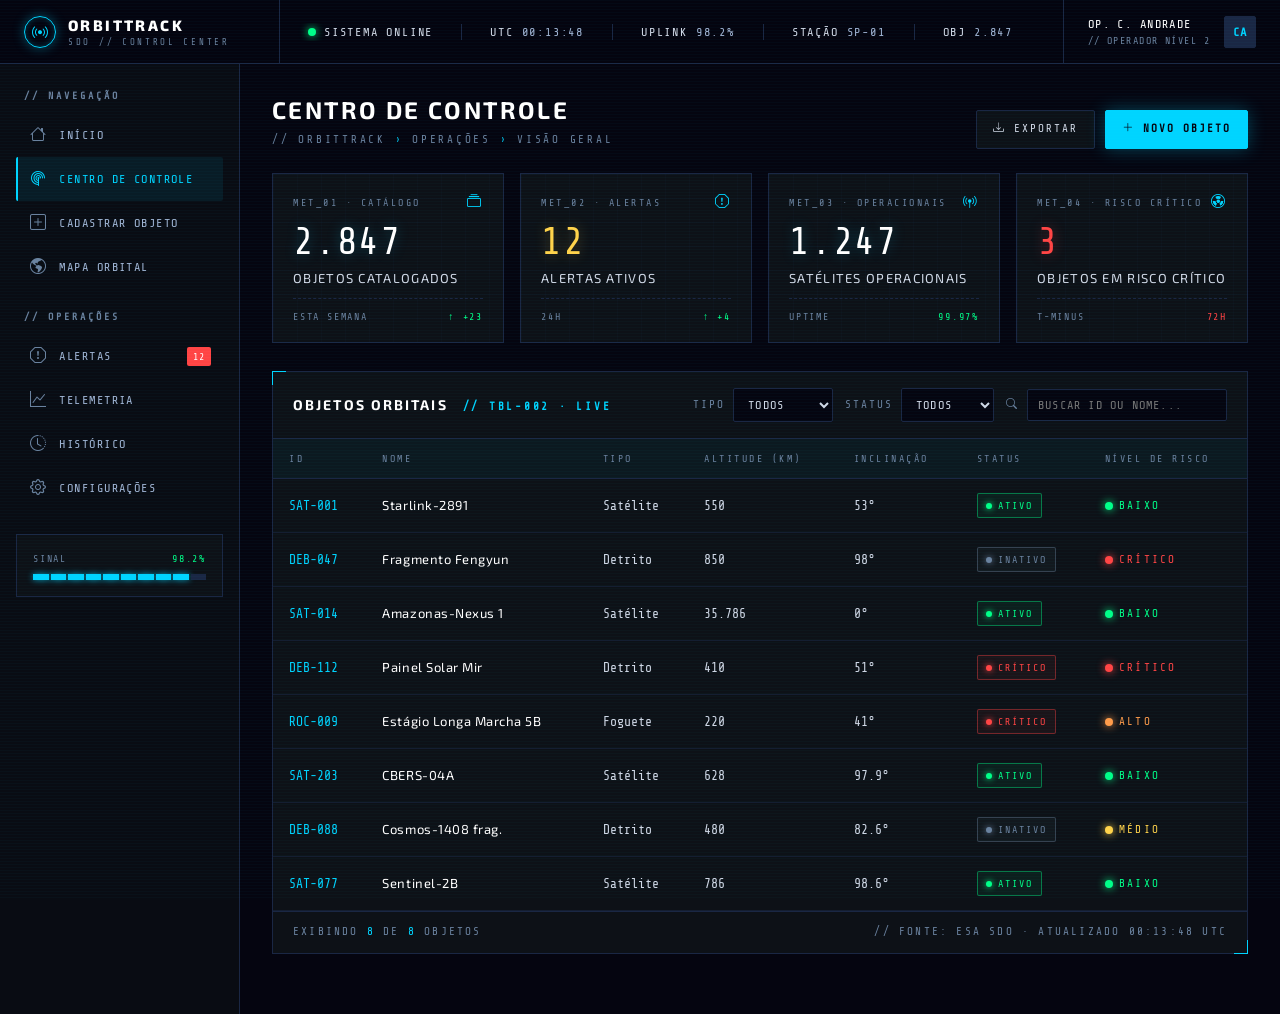
<file: dashboard.html>
<!DOCTYPE html>
<html lang="pt-BR">
<head>
<meta charset="UTF-8" />
<meta name="viewport" content="width=device-width, initial-scale=1.0" />
<title>OrbitTrack — Centro de Controle</title>
<link rel="preconnect" href="https://fonts.googleapis.com" />
<link rel="preconnect" href="https://fonts.gstatic.com" crossorigin />
<link href="https://fonts.googleapis.com/css2?family=Exo+2:wght@300;400;600;700;800&family=Share+Tech+Mono&display=swap" rel="stylesheet" />
<link rel="stylesheet" href="https://cdn.jsdelivr.net/npm/bootstrap-icons@1.11.3/font/bootstrap-icons.min.css" />
<style>
  /* =========================================================
     OrbitTrack — Dashboard (Centro de Controle)
     ========================================================= */
  *, *::before, *::after { box-sizing: border-box; }
  html, body { margin: 0; padding: 0; }
  body {
    font-family: 'Exo 2', system-ui, sans-serif;
    background: #050510;
    color: #cfd8e6;
    min-height: 100vh;
    line-height: 1.5;
    overflow-x: hidden;
  }

  /* Linha de varredura (scan line) sutil */
  body::before {
    content: "";
    position: fixed; inset: 0;
    pointer-events: none;
    z-index: 100;
    background: repeating-linear-gradient(
      to bottom,
      rgba(0,212,255,0.025) 0,
      rgba(0,212,255,0.025) 1px,
      transparent 1px,
      transparent 3px
    );
    mix-blend-mode: screen;
  }
  body::after {
    content: "";
    position: fixed; left: 0; right: 0; height: 90px;
    pointer-events: none; z-index: 99;
    background: linear-gradient(to bottom, rgba(0,212,255,0.06), transparent);
    animation: scan 7s linear infinite;
  }
  @keyframes scan {
    0%   { top: -90px; }
    100% { top: 100%; }
  }

  /* =========== HEADER (estilo NASA-like) =========== */
  .topbar {
    position: sticky; top: 0; z-index: 50;
    background: rgba(5,5,16,0.92);
    backdrop-filter: blur(8px);
    border-bottom: 1px solid #1a2744;
    display: grid;
    grid-template-columns: 280px 1fr auto;
    align-items: center;
    height: 64px;
  }
  .brand {
    display: flex; align-items: center; gap: 12px;
    padding: 0 24px;
    border-right: 1px solid #1a2744;
    height: 100%;
  }
  .brand .mark {
    width: 32px; height: 32px;
    border: 1px solid #00d4ff;
    border-radius: 50%;
    display: grid; place-items: center;
    color: #00d4ff;
    box-shadow: 0 0 12px rgba(0,212,255,0.35), inset 0 0 6px rgba(0,212,255,0.25);
  }
  .brand .name {
    font-family: 'Exo 2', sans-serif;
    font-weight: 800;
    letter-spacing: 0.16em;
    text-transform: uppercase;
    font-size: 15px;
    color: #fff;
  }
  .brand .name small {
    display: block;
    font-family: 'Share Tech Mono', monospace;
    font-size: 9px;
    letter-spacing: 0.3em;
    color: #6a829f;
    font-weight: 400;
  }

  .status-bar {
    display: flex; align-items: center; gap: 28px;
    padding: 0 28px;
    font-family: 'Share Tech Mono', monospace;
    font-size: 12px;
    letter-spacing: 0.15em;
    text-transform: uppercase;
    color: #9fb4d4;
    overflow: hidden;
  }
  .status-bar .item { display: flex; align-items: center; gap: 8px; white-space: nowrap; }
  .status-bar .item b { color: #cfd8e6; font-weight: 400; }
  .status-bar .item.online { color: #00ff88; }
  .status-bar .pulse {
    width: 8px; height: 8px; border-radius: 50%;
    background: #00ff88;
    box-shadow: 0 0 8px #00ff88;
    animation: pulse 1.2s ease-in-out infinite;
  }
  .status-bar .divider {
    width: 1px; height: 16px;
    background: #1a2744;
  }
  @keyframes pulse {
    0%, 100% { opacity: 1; }
    50%      { opacity: 0.25; }
  }

  .user-block {
    display: flex; align-items: center; gap: 14px;
    padding: 0 24px;
    border-left: 1px solid #1a2744;
    height: 100%;
    font-family: 'Share Tech Mono', monospace;
    font-size: 12px;
    color: #9fb4d4;
    letter-spacing: 0.12em;
    text-transform: uppercase;
  }
  .user-block .avatar {
    width: 32px; height: 32px; border-radius: 2px;
    background: #1a2744; color: #00d4ff;
    display: grid; place-items: center;
    font-weight: 700;
    border: 1px solid #1a2744;
  }
  .user-block .name { color: #fff; font-size: 12px; }
  .user-block .role { color: #6a829f; font-size: 10px; }

  /* =========== LAYOUT =========== */
  .layout {
    display: grid;
    grid-template-columns: 240px 1fr;
    min-height: calc(100vh - 64px);
  }

  /* =========== SIDEBAR =========== */
  .sidebar {
    border-right: 1px solid #1a2744;
    padding: 24px 0;
    background: rgba(13,17,23,0.6);
  }
  .side-section {
    padding: 0 16px;
    margin-bottom: 20px;
  }
  .side-section h6 {
    font-family: 'Share Tech Mono', monospace;
    font-size: 10px;
    letter-spacing: 0.3em;
    color: #6a829f;
    text-transform: uppercase;
    margin: 0 0 10px;
    padding: 0 8px;
  }
  .side-link {
    display: flex; align-items: center; gap: 12px;
    padding: 10px 12px;
    border-radius: 2px;
    text-decoration: none;
    color: #9fb4d4;
    font-family: 'Share Tech Mono', monospace;
    font-size: 12px;
    letter-spacing: 0.12em;
    text-transform: uppercase;
    transition: 120ms;
    border-left: 2px solid transparent;
  }
  .side-link i { font-size: 16px; color: #6a829f; }
  .side-link:hover {
    background: rgba(0,212,255,0.05);
    color: #cfd8e6;
  }
  .side-link.active {
    background: rgba(0,212,255,0.08);
    color: #00d4ff;
    border-left-color: #00d4ff;
  }
  .side-link.active i { color: #00d4ff; }
  .side-link .badge {
    margin-left: auto;
    background: #ff4444;
    color: #fff;
    font-size: 10px;
    padding: 2px 6px;
    border-radius: 2px;
    letter-spacing: 0.1em;
  }

  .signal-card {
    margin: 24px 16px 0;
    padding: 16px;
    border: 1px solid #1a2744;
    background: #0d1117;
    font-family: 'Share Tech Mono', monospace;
    font-size: 10px;
    letter-spacing: 0.18em;
    color: #6a829f;
    text-transform: uppercase;
  }
  .signal-card .label { display: flex; justify-content: space-between; margin-bottom: 8px; }
  .signal-card .label b { color: #00ff88; font-weight: 400; }
  .signal-bar {
    height: 6px;
    display: flex; gap: 2px;
  }
  .signal-bar span {
    flex: 1;
    background: #1a2744;
  }
  .signal-bar span.on { background: #00d4ff; box-shadow: 0 0 6px rgba(0,212,255,0.7); }

  /* =========== MAIN =========== */
  main {
    padding: 28px 32px 60px;
    overflow-x: auto;
  }

  .page-header {
    display: flex; justify-content: space-between; align-items: flex-end;
    gap: 16px; flex-wrap: wrap;
    margin-bottom: 24px;
  }
  .page-header h1 {
    font-family: 'Exo 2', sans-serif;
    font-size: 24px;
    font-weight: 700;
    color: #fff;
    margin: 0;
    text-transform: uppercase;
    letter-spacing: 0.1em;
  }
  .page-header .crumbs {
    font-family: 'Share Tech Mono', monospace;
    font-size: 11px;
    color: #6a829f;
    letter-spacing: 0.25em;
    text-transform: uppercase;
    margin-top: 4px;
  }
  .page-header .crumbs span { color: #00d4ff; }
  .header-actions { display: flex; gap: 10px; }
  .header-actions .btn {
    font-family: 'Share Tech Mono', monospace;
    font-size: 11px;
    letter-spacing: 0.18em;
    text-transform: uppercase;
    padding: 10px 16px;
    border-radius: 2px;
    cursor: pointer;
    border: 1px solid #1a2744;
    background: #0d1117;
    color: #cfd8e6;
    display: inline-flex; align-items: center; gap: 8px;
    text-decoration: none;
    transition: 140ms;
  }
  .header-actions .btn:hover { border-color: #00d4ff; color: #00d4ff; }
  .header-actions .btn.primary {
    background: #00d4ff; color: #050510; border-color: #00d4ff; font-weight: 700;
    box-shadow: 0 0 18px rgba(0,212,255,0.3);
  }
  .header-actions .btn.primary:hover { background: #5be4ff; color: #050510; }

  /* =========== MÉTRICAS =========== */
  .metrics {
    display: grid;
    grid-template-columns: repeat(4, 1fr);
    gap: 16px;
    margin-bottom: 28px;
  }
  .metric {
    background:
      linear-gradient(rgba(26,39,68,0.12) 1px, transparent 1px),
      linear-gradient(90deg, rgba(26,39,68,0.12) 1px, transparent 1px),
      #0d1117;
    background-size: 24px 24px, 24px 24px, auto;
    border: 1px solid #1a2744;
    padding: 18px 20px;
    position: relative;
    transition: 180ms;
  }
  .metric:hover {
    border-color: #00d4ff;
    box-shadow: 0 0 0 1px rgba(0,212,255,0.35), 0 0 22px rgba(0,212,255,0.18);
  }
  .metric.alert:hover  { border-color: #ff4444; box-shadow: 0 0 0 1px rgba(255,68,68,0.4), 0 0 22px rgba(255,68,68,0.2); }
  .metric.danger:hover { border-color: #ff4444; box-shadow: 0 0 0 1px rgba(255,68,68,0.4), 0 0 22px rgba(255,68,68,0.2); }
  .metric .head {
    display: flex; justify-content: space-between; align-items: center;
    font-family: 'Share Tech Mono', monospace;
    font-size: 10px;
    letter-spacing: 0.25em;
    color: #6a829f;
    text-transform: uppercase;
    margin-bottom: 10px;
  }
  .metric .head i { font-size: 14px; color: #00d4ff; }
  .metric .value {
    font-family: 'Share Tech Mono', monospace;
    font-size: 38px;
    font-weight: 400;
    color: #fff;
    line-height: 1;
    text-shadow: 0 0 14px rgba(0,212,255,0.25);
    letter-spacing: 0.02em;
  }
  .metric.alert .value  { color: #ffd34a; text-shadow: 0 0 14px rgba(255,211,74,0.3); }
  .metric.danger .value { color: #ff4444; text-shadow: 0 0 14px rgba(255,68,68,0.35); }
  .metric .label {
    font-family: 'Exo 2', sans-serif;
    font-size: 13px;
    color: #cfd8e6;
    margin-top: 8px;
    text-transform: uppercase;
    letter-spacing: 0.1em;
  }
  .metric .delta {
    font-family: 'Share Tech Mono', monospace;
    font-size: 10px;
    margin-top: 10px;
    padding-top: 10px;
    border-top: 1px dashed #1a2744;
    color: #6a829f;
    letter-spacing: 0.18em;
    text-transform: uppercase;
    display: flex; justify-content: space-between;
  }
  .metric .delta .up   { color: #00ff88; }
  .metric .delta .down { color: #ff4444; }

  /* =========== PAINEL TABELA =========== */
  .panel {
    border: 1px solid #1a2744;
    background: #0d1117;
    position: relative;
  }
  .panel::before,
  .panel::after {
    content: ""; position: absolute; width: 14px; height: 14px;
    border: 1px solid #00d4ff;
  }
  .panel::before { top: -1px; left: -1px; border-right: 0; border-bottom: 0; }
  .panel::after  { bottom: -1px; right: -1px; border-left: 0; border-top: 0; }

  .panel-head {
    display: flex; justify-content: space-between; align-items: center;
    padding: 16px 20px;
    border-bottom: 1px solid #1a2744;
    gap: 16px; flex-wrap: wrap;
  }
  .panel-head h2 {
    font-family: 'Exo 2', sans-serif;
    font-size: 14px;
    text-transform: uppercase;
    letter-spacing: 0.15em;
    margin: 0;
    color: #fff;
  }
  .panel-head h2 span {
    font-family: 'Share Tech Mono', monospace;
    font-size: 11px;
    color: #00d4ff;
    margin-left: 10px;
    letter-spacing: 0.25em;
  }

  .filters {
    display: flex; gap: 12px; align-items: center;
    flex-wrap: wrap;
  }
  .filter-group {
    display: flex; align-items: center; gap: 8px;
    font-family: 'Share Tech Mono', monospace;
    font-size: 11px;
    text-transform: uppercase;
    color: #6a829f;
    letter-spacing: 0.18em;
  }
  .filter-group select,
  .filter-group input {
    font-family: 'Share Tech Mono', monospace;
    font-size: 12px;
    background: #050510;
    color: #cfd8e6;
    border: 1px solid #1a2744;
    padding: 8px 10px;
    border-radius: 2px;
    letter-spacing: 0.1em;
    text-transform: uppercase;
    outline: none;
  }
  .filter-group select:focus,
  .filter-group input:focus {
    border-color: #00d4ff;
    box-shadow: 0 0 0 1px rgba(0,212,255,0.4);
  }
  .filter-group input { min-width: 200px; }

  /* =========== TABELA =========== */
  .table-wrap { overflow-x: auto; }
  table {
    width: 100%;
    border-collapse: collapse;
    font-family: 'Share Tech Mono', monospace;
    font-size: 13px;
  }
  thead th {
    text-align: left;
    padding: 12px 16px;
    background: rgba(0,212,255,0.04);
    color: #6a829f;
    font-weight: 400;
    font-size: 10px;
    letter-spacing: 0.25em;
    text-transform: uppercase;
    border-bottom: 1px solid #1a2744;
    white-space: nowrap;
  }
  tbody td {
    padding: 14px 16px;
    border-bottom: 1px solid rgba(26,39,68,0.6);
    color: #cfd8e6;
    white-space: nowrap;
  }
  tbody tr { transition: 100ms; }
  tbody tr:hover { background: rgba(0,212,255,0.04); }
  tbody td.id { color: #00d4ff; }
  tbody td.name { color: #fff; font-family: 'Exo 2', sans-serif; letter-spacing: 0.04em; }
  tbody td.num { font-variant-numeric: tabular-nums; }

  .empty-row td {
    text-align: center;
    color: #6a829f;
    padding: 32px;
    font-family: 'Share Tech Mono', monospace;
    letter-spacing: 0.2em;
    text-transform: uppercase;
    font-size: 11px;
  }

  /* =========== TAGS =========== */
  .tag {
    display: inline-flex; align-items: center; gap: 6px;
    font-family: 'Share Tech Mono', monospace;
    font-size: 10px;
    letter-spacing: 0.2em;
    text-transform: uppercase;
    padding: 4px 8px;
    border-radius: 2px;
    border: 1px solid;
  }
  .tag::before {
    content: "";
    width: 6px; height: 6px; border-radius: 50%;
    background: currentColor;
    box-shadow: 0 0 6px currentColor;
  }
  .tag.ativo    { color: #00ff88; border-color: rgba(0,255,136,0.4); background: rgba(0,255,136,0.06); }
  .tag.inativo  { color: #6a829f; border-color: rgba(106,130,159,0.4); background: rgba(106,130,159,0.06); }
  .tag.critico  { color: #ff4444; border-color: rgba(255,68,68,0.4); background: rgba(255,68,68,0.06); }

  .risk {
    font-family: 'Share Tech Mono', monospace;
    font-size: 11px;
    letter-spacing: 0.2em;
    text-transform: uppercase;
    display: inline-flex; align-items: center; gap: 6px;
  }
  .risk .dot {
    width: 8px; height: 8px; border-radius: 50%;
    background: currentColor;
    box-shadow: 0 0 8px currentColor;
  }
  .risk.baixo   { color: #00ff88; }
  .risk.medio   { color: #ffd34a; }
  .risk.alto    { color: #ff9c4a; }
  .risk.critico { color: #ff4444; }

  .table-foot {
    padding: 12px 20px;
    border-top: 1px solid #1a2744;
    font-family: 'Share Tech Mono', monospace;
    font-size: 11px;
    color: #6a829f;
    letter-spacing: 0.2em;
    text-transform: uppercase;
    display: flex; justify-content: space-between; align-items: center;
    flex-wrap: wrap; gap: 10px;
  }
  .table-foot b { color: #00d4ff; font-weight: 400; }

  /* =========== Responsivo =========== */
  @media (max-width: 1100px) {
    .metrics { grid-template-columns: repeat(2, 1fr); }
    .topbar { grid-template-columns: 1fr auto; }
    .brand { display: none; }
    .status-bar { padding-left: 16px; gap: 16px; font-size: 10px; }
  }
  @media (max-width: 800px) {
    .layout { grid-template-columns: 1fr; }
    .sidebar {
      border-right: 0; border-bottom: 1px solid #1a2744;
      display: flex; flex-wrap: wrap; gap: 6px; padding: 12px;
    }
    .side-section { padding: 0; margin: 0; }
    .side-section h6 { display: none; }
    .side-link { padding: 8px 10px; font-size: 11px; }
    .signal-card { display: none; }
    main { padding: 20px 16px 40px; }
    .metrics { grid-template-columns: 1fr 1fr; gap: 10px; }
    .filter-group input { min-width: 140px; }
    .user-block .meta { display: none; }
  }
</style>
</head>
<body>

<!-- ===================== TOPBAR ===================== -->
<header class="topbar">
  <div class="brand">
    <div class="mark"><i class="bi bi-broadcast"></i></div>
    <div class="name">OrbitTrack<small>SDO // CONTROL CENTER</small></div>
  </div>
  <div class="status-bar">
    <div class="item online">
      <span class="pulse"></span> <b id="statusLabel">SISTEMA ONLINE</b>
    </div>
    <div class="divider"></div>
    <div class="item"><b>UTC</b> <span id="utcClock">--:--:--</span></div>
    <div class="divider"></div>
    <div class="item"><b>UPLINK</b> 98.2%</div>
    <div class="divider"></div>
    <div class="item"><b>STAÇÃO</b> SP-01</div>
    <div class="divider"></div>
    <div class="item"><b>OBJ</b> 2.847</div>
  </div>
  <div class="user-block">
    <div class="meta">
      <div class="name">Op. C. Andrade</div>
      <div class="role">// Operador Nível 2</div>
    </div>
    <div class="avatar">CA</div>
  </div>
</header>

<div class="layout">

  <!-- ===================== SIDEBAR ===================== -->
  <aside class="sidebar" data-screen-label="sidebar">
    <div class="side-section">
      <h6>// Navegação</h6>
      <a href="index.html" class="side-link">
        <i class="bi bi-house"></i> Início
      </a>
      <a href="dashboard.html" class="side-link active">
        <i class="bi bi-radar"></i> Centro de Controle
      </a>
      <a href="cadastro.html" class="side-link">
        <i class="bi bi-plus-square"></i> Cadastrar Objeto
      </a>
      <a href="orbita.html" class="side-link">
        <i class="bi bi-globe-americas"></i> Mapa Orbital
      </a>
    </div>

    <div class="side-section">
      <h6>// Operações</h6>
      <a href="#" class="side-link">
        <i class="bi bi-exclamation-octagon"></i> Alertas
        <span class="badge">12</span>
      </a>
      <a href="#" class="side-link">
        <i class="bi bi-graph-up"></i> Telemetria
      </a>
      <a href="#" class="side-link">
        <i class="bi bi-clock-history"></i> Histórico
      </a>
      <a href="#" class="side-link">
        <i class="bi bi-gear"></i> Configurações
      </a>
    </div>

    <div class="signal-card">
      <div class="label"><span>SINAL</span><b>98.2%</b></div>
      <div class="signal-bar">
        <span class="on"></span><span class="on"></span><span class="on"></span>
        <span class="on"></span><span class="on"></span><span class="on"></span>
        <span class="on"></span><span class="on"></span><span class="on"></span><span></span>
      </div>
    </div>
  </aside>

  <!-- ===================== MAIN ===================== -->
  <main data-screen-label="dashboard-main">

    <div class="page-header">
      <div>
        <h1>Centro de Controle</h1>
        <div class="crumbs">// OrbitTrack <span>›</span> Operações <span>›</span> Visão geral</div>
      </div>
      <div class="header-actions">
        <a href="#" class="btn"><i class="bi bi-download"></i> Exportar</a>
        <a href="cadastro.html" class="btn primary"><i class="bi bi-plus-lg"></i> Novo Objeto</a>
      </div>
    </div>

    <!-- ===================== MÉTRICAS ===================== -->
    <section class="metrics" data-screen-label="metrics">

      <article class="metric">
        <div class="head"><span>MET_01 · CATÁLOGO</span><i class="bi bi-collection"></i></div>
        <div class="value">2.847</div>
        <div class="label">Objetos catalogados</div>
        <div class="delta">
          <span>ESTA SEMANA</span>
          <span class="up">↑ +23</span>
        </div>
      </article>

      <article class="metric alert">
        <div class="head"><span>MET_02 · ALERTAS</span><i class="bi bi-exclamation-octagon"></i></div>
        <div class="value">12</div>
        <div class="label">Alertas ativos</div>
        <div class="delta">
          <span>24H</span>
          <span class="up">↑ +4</span>
        </div>
      </article>

      <article class="metric">
        <div class="head"><span>MET_03 · OPERACIONAIS</span><i class="bi bi-broadcast-pin"></i></div>
        <div class="value">1.247</div>
        <div class="label">Satélites operacionais</div>
        <div class="delta">
          <span>UPTIME</span>
          <span class="up">99.97%</span>
        </div>
      </article>

      <article class="metric danger">
        <div class="head"><span>MET_04 · RISCO CRÍTICO</span><i class="bi bi-radioactive"></i></div>
        <div class="value">3</div>
        <div class="label">Objetos em risco crítico</div>
        <div class="delta">
          <span>T-MINUS</span>
          <span class="down">72H</span>
        </div>
      </article>

    </section>

    <!-- ===================== TABELA ===================== -->
    <section class="panel" data-screen-label="objects-table">
      <div class="panel-head">
        <h2>Objetos Orbitais <span>// TBL-002 · LIVE</span></h2>
        <div class="filters">
          <div class="filter-group">
            <label for="filterType">Tipo</label>
            <select id="filterType">
              <option value="all">Todos</option>
              <option value="Satélite">Satélite</option>
              <option value="Detrito">Detrito</option>
              <option value="Foguete">Foguete</option>
            </select>
          </div>
          <div class="filter-group">
            <label for="filterStatus">Status</label>
            <select id="filterStatus">
              <option value="all">Todos</option>
              <option value="Ativo">Ativo</option>
              <option value="Inativo">Inativo</option>
              <option value="Crítico">Crítico</option>
            </select>
          </div>
          <div class="filter-group">
            <label for="filterSearch"><i class="bi bi-search"></i></label>
            <input id="filterSearch" type="text" placeholder="Buscar ID ou nome..." />
          </div>
        </div>
      </div>

      <div class="table-wrap">
        <table>
          <thead>
            <tr>
              <th>ID</th>
              <th>Nome</th>
              <th>Tipo</th>
              <th>Altitude (km)</th>
              <th>Inclinação</th>
              <th>Status</th>
              <th>Nível de Risco</th>
            </tr>
          </thead>
          <tbody id="tbody"></tbody>
        </table>
      </div>

      <div class="table-foot">
        <div>Exibindo <b id="rowCount">0</b> de <b id="totalCount">0</b> objetos</div>
        <div>// FONTE: ESA SDO · Atualizado <span id="updatedAt">agora</span></div>
      </div>
    </section>

  </main>
</div>

<script>
/* =========================================================
   DADOS ESTÁTICOS
   Array com 8 objetos orbitais simulados. Cada item segue o
   contrato:
     id          string  ex.: "SAT-001"
     nome        string
     tipo        "Satélite" | "Detrito" | "Foguete"
     altitude    número em km
     inclinacao  número em graus
     status      "Ativo" | "Inativo" | "Crítico"
     risco       "Baixo" | "Médio" | "Alto" | "Crítico"
   ========================================================= */
const objetos = [
  { id: "SAT-001", nome: "Starlink-2891",      tipo: "Satélite", altitude: 550,   inclinacao: 53,  status: "Ativo",    risco: "Baixo"   },
  { id: "DEB-047", nome: "Fragmento Fengyun",  tipo: "Detrito",  altitude: 850,   inclinacao: 98,  status: "Inativo",  risco: "Crítico" },
  { id: "SAT-014", nome: "Amazonas-Nexus 1",   tipo: "Satélite", altitude: 35786, inclinacao: 0,   status: "Ativo",    risco: "Baixo"   },
  { id: "DEB-112", nome: "Painel Solar Mir",   tipo: "Detrito",  altitude: 410,   inclinacao: 51,  status: "Crítico",  risco: "Crítico" },
  { id: "ROC-009", nome: "Estágio Longa Marcha 5B", tipo: "Foguete", altitude: 220, inclinacao: 41, status: "Crítico", risco: "Alto"    },
  { id: "SAT-203", nome: "CBERS-04A",          tipo: "Satélite", altitude: 628,   inclinacao: 97.9, status: "Ativo",   risco: "Baixo"   },
  { id: "DEB-088", nome: "Cosmos-1408 frag.",  tipo: "Detrito",  altitude: 480,   inclinacao: 82.6, status: "Inativo", risco: "Médio"   },
  { id: "SAT-077", nome: "Sentinel-2B",        tipo: "Satélite", altitude: 786,   inclinacao: 98.6, status: "Ativo",   risco: "Baixo"   }
];

/* =========================================================
   RENDERIZAÇÃO DA TABELA
   Recebe a lista filtrada e desenha as linhas. Mantém uma
   linha de "estado vazio" quando o filtro não retorna nada.
   ========================================================= */
const tbody       = document.getElementById('tbody');
const filterType  = document.getElementById('filterType');
const filterStat  = document.getElementById('filterStatus');
const filterText  = document.getElementById('filterSearch');
const rowCount    = document.getElementById('rowCount');
const totalCount  = document.getElementById('totalCount');

const nf = new Intl.NumberFormat('pt-BR');

function statusClass(s) {
  if (s === 'Ativo')    return 'ativo';
  if (s === 'Inativo')  return 'inativo';
  if (s === 'Crítico')  return 'critico';
  return 'inativo';
}
function riskClass(r) {
  return ({ 'Baixo':'baixo', 'Médio':'medio', 'Alto':'alto', 'Crítico':'critico' })[r] || 'baixo';
}

function renderRows(list) {
  if (!list.length) {
    tbody.innerHTML = `
      <tr class="empty-row">
        <td colspan="7">// Nenhum objeto corresponde aos filtros aplicados</td>
      </tr>`;
  } else {
    tbody.innerHTML = list.map(o => `
      <tr>
        <td class="id">${o.id}</td>
        <td class="name">${o.nome}</td>
        <td>${o.tipo}</td>
        <td class="num">${nf.format(o.altitude)}</td>
        <td class="num">${o.inclinacao}°</td>
        <td><span class="tag ${statusClass(o.status)}">${o.status}</span></td>
        <td><span class="risk ${riskClass(o.risco)}"><span class="dot"></span>${o.risco}</span></td>
      </tr>
    `).join('');
  }
  rowCount.textContent  = list.length;
  totalCount.textContent = objetos.length;
}

/* =========================================================
   FILTROS
   Combina tipo + status + busca textual (id ou nome).
   "all" significa "qualquer valor".
   ========================================================= */
function applyFilters() {
  const t = filterType.value;
  const s = filterStat.value;
  const q = filterText.value.trim().toLowerCase();

  const out = objetos.filter(o => {
    const okT = (t === 'all') || (o.tipo === t);
    const okS = (s === 'all') || (o.status === s);
    const okQ = !q || o.id.toLowerCase().includes(q) || o.nome.toLowerCase().includes(q);
    return okT && okS && okQ;
  });
  renderRows(out);
}

filterType.addEventListener('change', applyFilters);
filterStat.addEventListener('change', applyFilters);
filterText.addEventListener('input', applyFilters);

renderRows(objetos);

/* =========================================================
   RELÓGIO UTC + MARCA DE ATUALIZAÇÃO
   ========================================================= */
(function clock() {
  const el = document.getElementById('utcClock');
  const upd = document.getElementById('updatedAt');
  function tick() {
    const d = new Date();
    const hh = String(d.getUTCHours()).padStart(2, '0');
    const mm = String(d.getUTCMinutes()).padStart(2, '0');
    const ss = String(d.getUTCSeconds()).padStart(2, '0');
    el.textContent = `${hh}:${mm}:${ss}`;
    upd.textContent = `${hh}:${mm}:${ss} UTC`;
  }
  tick();
  setInterval(tick, 1000);
})();
</script>
</body>
</html>
</file>
